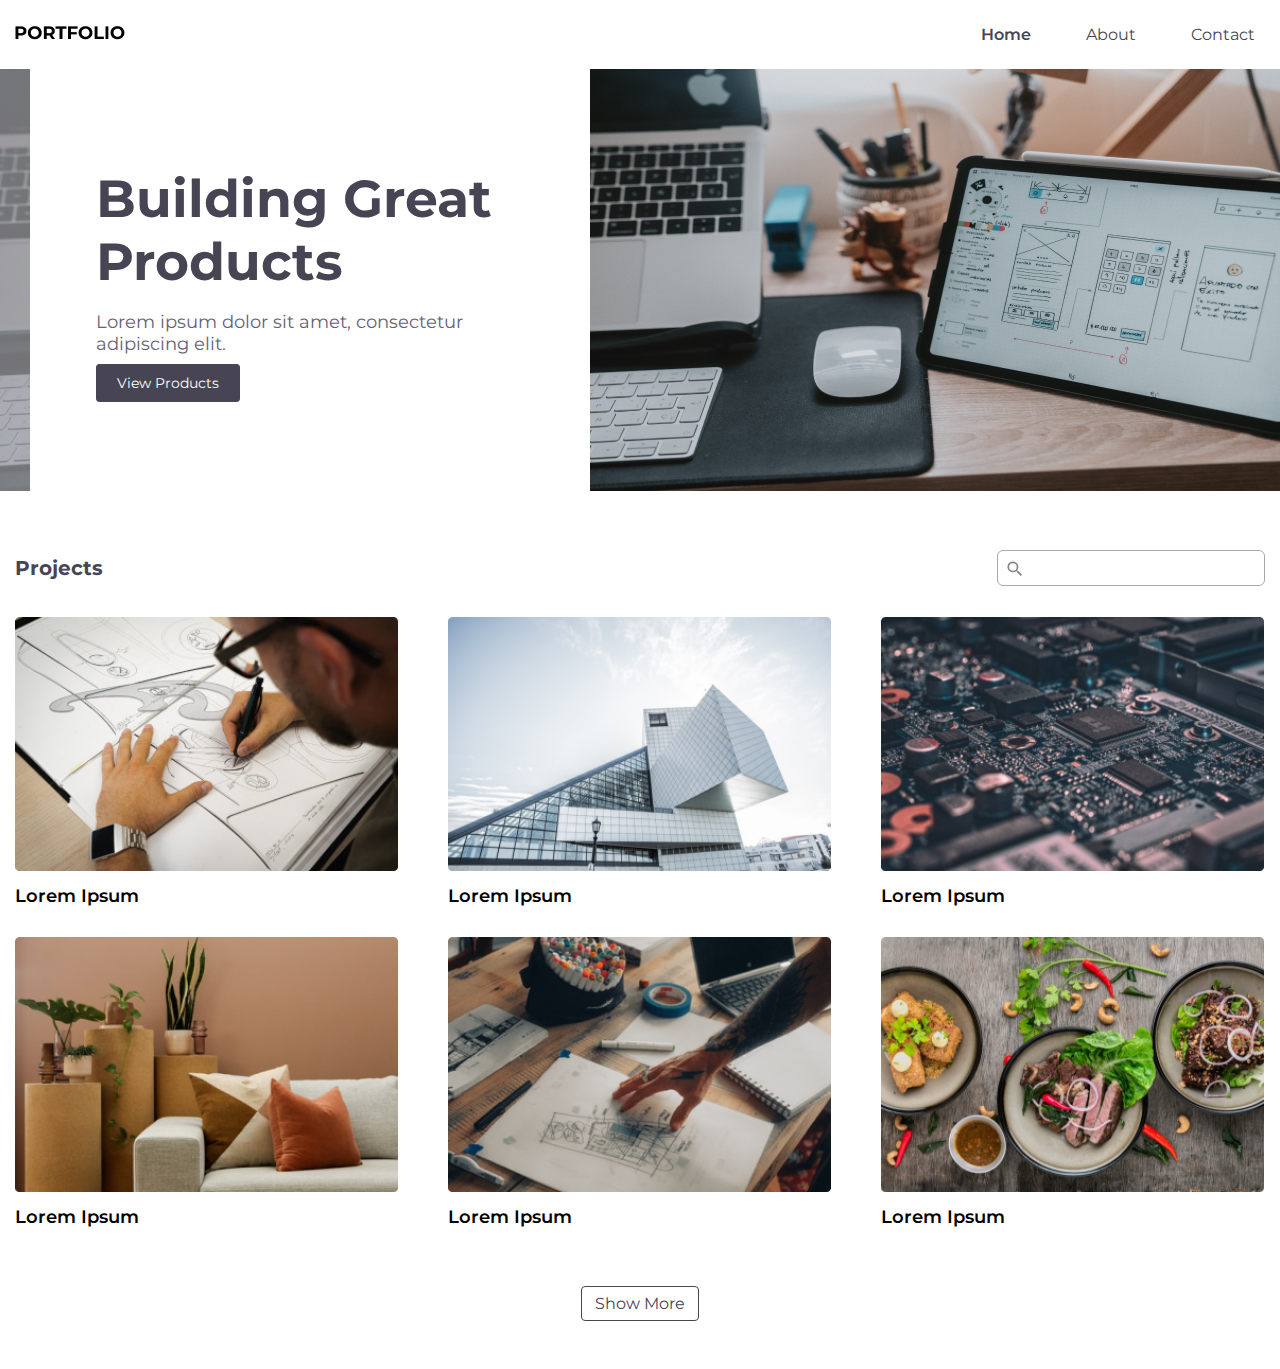
<file: html/index.html>
<!DOCTYPE html>
<html>
<head> 
    <title>Home</title>
    <meta charset="utf-8">
    <meta name="viewport" content="width=device-width, user-scalable=0, initial-scale=1.0">
<link rel="preconnect" href="https://fonts.googleapis.com">
<link rel="preconnect" href="https://fonts.gstatic.com" crossorigin>
<link href="https://fonts.googleapis.com/css2?family=Montserrat:ital,wght@0,100;0,200;0,300;0,400;0,500;0,600;0,700;0,800;0,900;1,100;1,200;1,300;1,400;1,500;1,600;1,700;1,800;1,900&display=swap" rel="stylesheet">
    <link rel="stylesheet" href="css/owl.carousel.min.css" type="text/css">
    <link rel="stylesheet" href="css/owl.theme.default.min.css" type="text/css">
    <link rel="stylesheet" href="css/style.css" type="text/css">
</head>
<body>

<!----------------------------header-section--------------------------------------------->
<header>
            <div class="container">
        <div class="nit-navtop">
               <div class="logo navbar-light">
                        <a href="index.html"><img class="ing-fluid" src="images/logo.png"> </a>
                         <button class="navbar-toggler" type="button" data-toggle="collapse" data-target="#collapsibleNavbar">
                        <span class="navbar-toggler-icon"></span>
                    </button>
                    </div>
                <div class="nit-sec-nav">
                       <div class="nit-navigation">
                       <div class="nit-close-btn">
                           <span class="nit-close">x</span>
                       </div>
                       <div class="menu-main-menu-container">
                           <ul>
                            <li class="current-menu-item" ><a href="index.html">Home</a></li>
                            <li><a href="#">About</a>
                            </li>
                            <li><a href="#">Contact</a></li>              
                        </ul>                                         
                       </div>
                        </div>
                    </div>
                </div>
        </div>
    </header>
<!----------------------------header-section-ends--------------------------------------------->
<!----------------------------slider-section--------------------------------------------->
    <section class="slider">
        <div class="owl-carousel slider-carousel owl-theme">
            <div class="item">
                <img class="img-fluid" src="images/slider.jpg">
                <div class="item-content text-top">
                    <div class="containers">
                        <div class="content-box">
                            <div class="description">
                       <h2>Building Great <span>Products </span></h2>
                       <p>Lorem ipsum dolor sit amet, consectetur adipiscing elit.</p>
                     <a href="#" class="btn" >View Products</a>
                        </div></div>
                    </div>
                </div>
            </div>
            
        </div>
    </section>
<!----------------------------slider-section-ends--------------------------------------------->

<!---------------------------project-section--------------------------------------------->
    <section class="project-section">
        <div class="container">
            <div class="d-flex justify-content-between align-items-center">
<h2>Projects</h2>
<div class="position-relative">
    <svg class="search-icon" xmlns="http://www.w3.org/2000/svg" width="20" height="20" viewBox="0 0 20 20"><path d="M13.417 12.167h-.658l-.233-.225a5.425 5.425 0 10-.583.583l.225.233v.658l4.167 4.158 1.242-1.242zm-5 0a3.75 3.75 0 113.75-3.75 3.745 3.745 0 01-3.75 3.75z" data-name="Path 135" transform="translate(-.5 -.5)" fill="#858585"></path><path d="M0 0h20v20H0z" data-name="Path 136" fill="none"></path></svg>
    <input autocomplete="on" type="text" class="search-box" placeholder="" name="dateFilter"></div>
</div>
<div class="flex">
    <div class="box">
        <div class="card">
            <figure><img src="images/project1.png" alt="project"></figure>
            <h4>Lorem Ipsum</h4>
        </div>
    </div>
      <div class="box">
        <div class="card">
            <figure><img src="images/project2.png" alt="project"></figure>
            <h4>Lorem Ipsum</h4>
        </div>
    </div>
      <div class="box">
        <div class="card">
            <figure><img src="images/project3.png" alt="project"></figure>
            <h4>Lorem Ipsum</h4>
        </div>
    </div>
      <div class="box">
        <div class="card">
            <figure><img src="images/project4.png" alt="project"></figure>
            <h4>Lorem Ipsum</h4>
        </div>
    </div>
      <div class="box">
        <div class="card">
            <figure><img src="images/project5.png" alt="project"></figure>
            <h4>Lorem Ipsum</h4>
        </div>
    </div>
      <div class="box">
        <div class="card">
            <figure><img src="images/project6.png" alt="project"></figure>
            <h4>Lorem Ipsum</h4>
        </div>
    </div>
        <a href="#" class="btn">Show More</a>
</div>
</div>
</section>
<!---------------------------projects-section-ends--------------------------------------------->


    <script src="js/jQuery_v3.4.1_min.js"></script>
    <script src="js/owl.carousel.min.js"></script>
    <script src="js/a076d05399.js"></script>
    <script src="js/tilt.jquery.min.js"></script>

    <script src="js/main.js"></script>
   
</body>

</html>
</file>
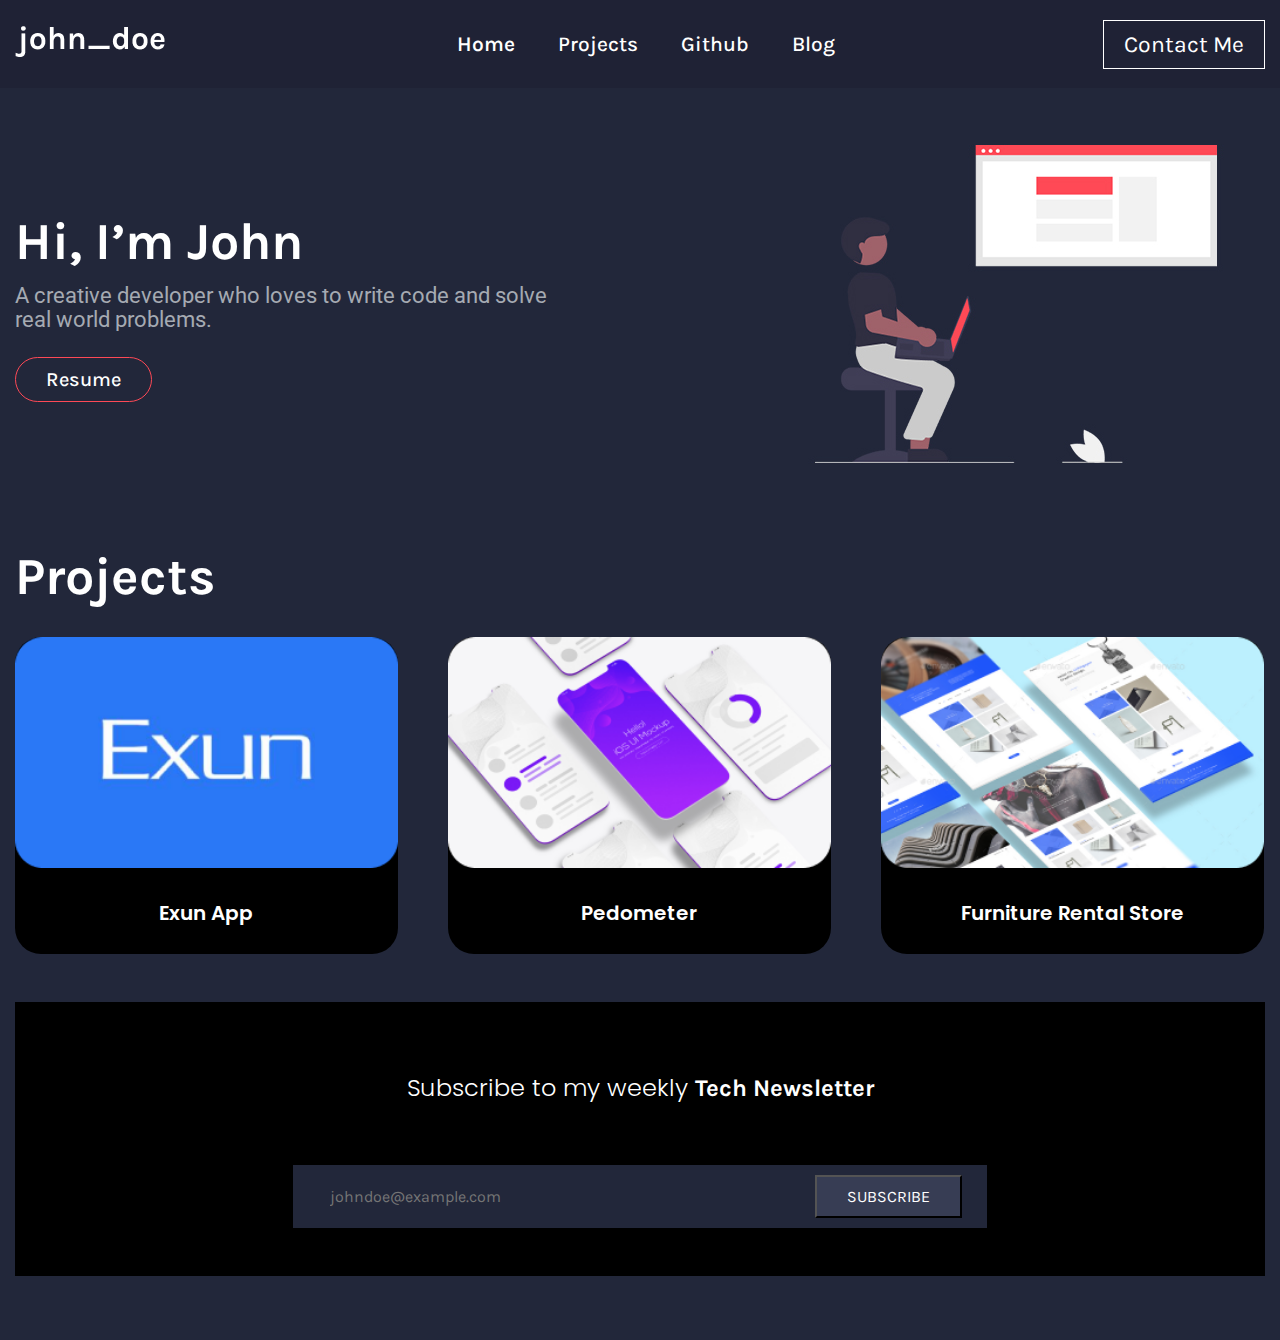
<file: html2/index.html>
<!DOCTYPE html>
<html>

<head> 
    <title>Home</title>
    <meta charset="utf-8">
    <meta name="viewport" content="width=device-width, user-scalable=0, initial-scale=1.0">
<link rel="preconnect" href="https://fonts.googleapis.com">
<link rel="preconnect" href="https://fonts.gstatic.com" crossorigin>
<link href="https://fonts.googleapis.com/css2?family=Karla:ital,wght@0,200;0,300;0,400;0,500;0,600;0,700;0,800;1,200;1,300;1,400;1,500;1,600;1,700;1,800&display=swap" rel="stylesheet">
<link rel="preconnect" href="https://fonts.googleapis.com">
<link rel="preconnect" href="https://fonts.gstatic.com" crossorigin>
<link href="https://fonts.googleapis.com/css2?family=Roboto:ital,wght@0,100;0,300;0,400;0,500;0,700;0,900;1,100;1,300;1,400;1,500;1,700;1,900&display=swap" rel="stylesheet">
<link rel="preconnect" href="https://fonts.googleapis.com">
<link rel="preconnect" href="https://fonts.gstatic.com" crossorigin>
<link href="https://fonts.googleapis.com/css2?family=Poppins:ital,wght@0,100;0,200;0,300;0,400;0,500;0,600;0,700;0,800;0,900;1,100;1,200;1,300;1,400;1,500;1,600;1,700;1,800;1,900&display=swap" rel="stylesheet">
    <link rel="stylesheet" href="css/style.css" type="text/css">


</head>

<body>

<!----------------------------header-section--------------------------------------------->
    <header>
            <div class="container">
        <div class="nit-navtop">
               <div class="logo navbar-light">
                        <a href="index.html"><img class="ing-fluid" src="images/logo.png"> </a>
                         <button class="navbar-toggler" type="button" data-toggle="collapse" data-target="#collapsibleNavbar">
                        <span class="navbar-toggler-icon"></span>
                    </button>
                    </div>
                <div class="nit-sec-nav">
                       <div class="nit-navigation">
                       <div class="nit-close-btn">
                           <span class="nit-close">x</span>
                       </div>
                       <div class="menu-main-menu-container">
                           <ul>
                            <li class="current-menu-item" ><a href="index.html">Home</a></li>
                            <li><a href="#">Projects</a>
                            </li>
                            <li><a href="#">Github</a></li>   
                            <li><a href="#">Blog</a></li>              
                        </ul>                                         
                       </div>
                        </div>
                    </div>
                      <div class="btn">
                        <a href="#">Contact Me</a>
                      </div>
                </div>
        </div>
    </header>
<!----------------------------header-section-ends--------------------------------------------->
<!----------------------------slider-section--------------------------------------------->

    <section class="slider">
        <div class="slider-carousel">
            <div class="item">
                <img class="img-fluid" src="images/slider.jpg">
                <div class="item-content text-top">
                    <div class="container">
                        <div class="content-box">
                            <div class="description">
                       <h2>Hi, I’m John</h2>
                       <p >A creative developer who loves to write code and solve real world problems.</p>
                     <a href="#" class="btn">Resume</a>
                        </div></div>
                    
                    </div>
                </div>

            </div>
        </div>
    </section>
<!----------------------------slider-section-ends--------------------------------------------->

<!---------------------------project-section--------------------------------------------->
    <section class="project-section">
        <div class="container">
<h2>Projects</h2>

<div class="flex">
    <div class="box">
        <div class="card">
            <figure><img src="images/project1.png" alt="project"></figure>
            <h4>Exun App</h4>
        </div>
    </div>
      <div class="box">
        <div class="card">
            <figure><img src="images/project2.png" alt="project"></figure>
            <h4>Pedometer</h4>
        </div>
    </div>
      <div class="box">
        <div class="card">
            <figure><img src="images/project3.png" alt="project"></figure>
            <h4>Furniture Rental Store</h4>
        </div>

</div>
</div>
</section>
<!---------------------------projects-section-ends--------------------------------------------->

<!---------------------------news-section-------------------------------------------->
    <section class="news-section">
        <div class="container">
            <div class="box">
                <h2>Subscribe to my weekly <b>Tech Newsletter</b></h2>
                <form>
                    <input type="text" name="" class="form-control" placeholder="johndoe@example.com">
                    <input type="button" name="" value="SUBSCRIBE" class="btn">

                </form>
            </div>
        </div>
    </section>
    <!---------------------------news-section-ends-------------------------------------------->

</body>

    <script src="js/jQuery_v3.4.1_min.js"></script>
    <script src="js/a076d05399.js"></script>
    <script src="js/tilt.jquery.min.js"></script>

    <script src="js/main.js"></script>
   
</body>

</html>
</file>
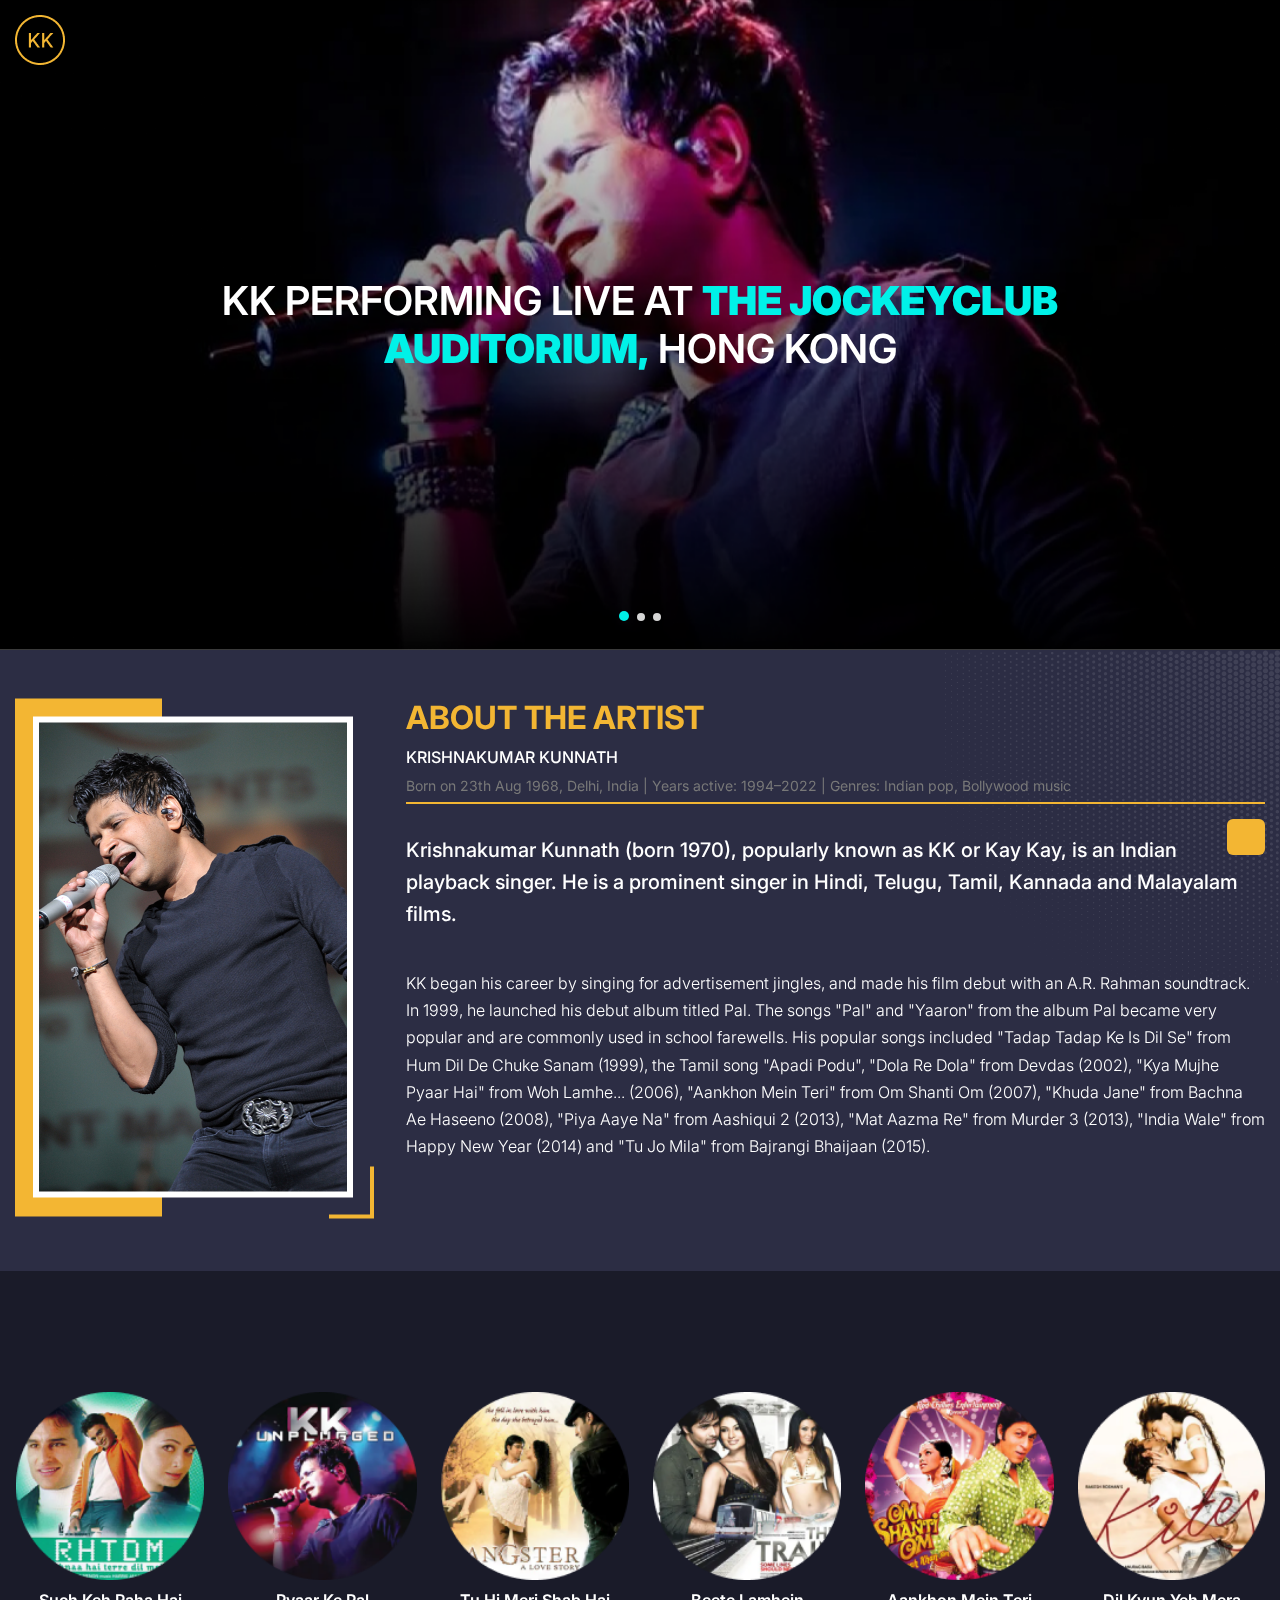
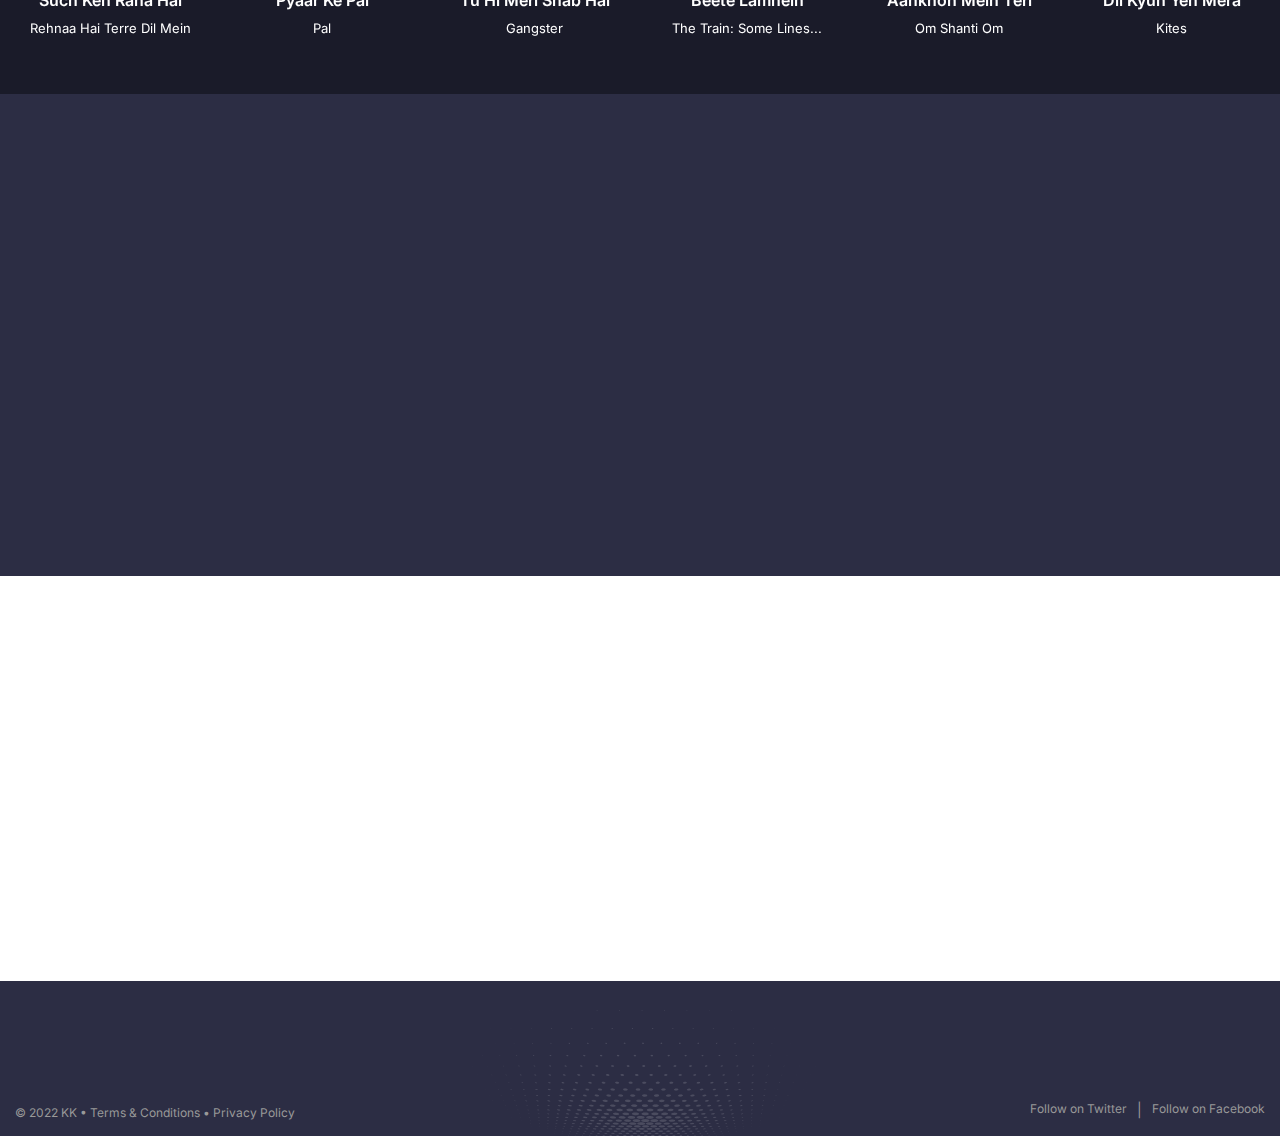
<file: html3/index.html>
<!DOCTYPE html>
<html>

<head> 
    <title>Home</title>
    <meta charset="utf-8">
    <meta name="viewport" content="width=device-width, user-scalable=0, initial-scale=1.0">
<link rel="preconnect" href="https://fonts.googleapis.com">
<link rel="preconnect" href="https://fonts.gstatic.com" crossorigin>
<link href="https://fonts.googleapis.com/css2?family=Inter:wght@100;200;300;400;500;600;700;800;900&display=swap" rel="stylesheet">
    <link rel="stylesheet" href="css/aos.css" type="text/css">
    <link rel="stylesheet" href="css/owl.carousel.min.css" type="text/css">
        <link rel="stylesheet" href="https://kit-free.fontawesome.com/releases/latest/css/free.min.css" media="all">
    <link rel="stylesheet" href="css/owl.theme.default.min.css" type="text/css">
    <link rel="stylesheet" href="css/style.css" type="text/css">


</head>

<body>

<!----------------------------header-section--------------------------------------------->
    <header>
            <div class="container">
        <div class="nit-navtop">
               <div class="logo navbar-light">
                        <a href="index.html"><img class="ing-fluid" src="images/logo.png"> </a>
                   
                    </div>
             
                </div>
        </div>
    </header>
<!----------------------------header-section-ends--------------------------------------------->
<!----------------------------slider-section--------------------------------------------->

    <section class="slider">
        <div class="owl-carousel slider-carousel owl-theme">
            <div class="item">
                <img class="img-fluid" src="images/slider.png">
                <div class="item-content text-top">
                    <div class="container">
                        <div class="content-box">
                            <div class="description">
                       <h2  data-aos="fade-down" data-aos-duration="1500" >KK performing live at <b>The JockeyClub</b> <span><b>Auditorium,</b> Hong Kong</span></h2>
            
                        </div></div>
                    </div>
                </div>
            </div>
             <div class="item">
                <img class="img-fluid" src="images/slider.png">
                <div class="item-content text-top">
                    <div class="container">
                        <div class="content-box">
                            <div class="description">
                       <h2  data-aos="fade-down" data-aos-duration="1500" >KK performing live at <b>The JockeyClub</b> <span><b>Auditorium,</b> Hong Kong</span></h2>
            
                        </div></div>
                    </div>
                </div>
            </div>
             <div class="item">
                <img class="img-fluid" src="images/slider.png">
                <div class="item-content text-top">
                    <div class="container">
                        <div class="content-box">
                            <div class="description">
                       <h2  data-aos="fade-down" data-aos-duration="1500" >KK performing live at <b>The JockeyClub</b> <span><b>Auditorium,</b> Hong Kong</span></h2>
            
                        </div></div>
                    </div>
                </div>
            </div>
        </div>
    </section>
<!----------------------------slider-section-ends--------------------------------------------->

<!---------------------------about-section--------------------------------------------->
    <section class="about-section">
        <div class="container">
            <div class="nit-flex ">
                <div class="images" data-aos="fade-right" data-aos-duration="1500" >
                    <figure><img src="images/about.png" alt="about"></figure>
                </div>
                  <div class="boxss" data-aos="fade-left" data-aos-duration="1500" >
                    <div class="text">
                        <h2>About the artist</h2>
                        <h5>Krishnakumar Kunnath</h5>
                        <h6>Born on 23th Aug 1968, Delhi, India | Years active: 1994–2022 | Genres: Indian pop, Bollywood music </h6>
                        <h4>Krishnakumar Kunnath (born 1970), popularly known as KK or Kay Kay, is an Indian playback singer. He is a prominent singer in Hindi, Telugu, Tamil, Kannada and Malayalam films.</h4>
                        <p>KK began his career by singing for advertisement jingles, and made his film debut with an A.R. Rahman soundtrack. In 1999, he launched his debut album titled Pal. The songs "Pal" and "Yaaron" from the album Pal became very popular and are commonly used in school farewells. His popular songs included "Tadap Tadap Ke Is Dil Se" from Hum Dil De Chuke Sanam (1999), the Tamil song "Apadi Podu", "Dola Re Dola" from Devdas (2002), "Kya Mujhe Pyaar Hai" from Woh Lamhe... (2006), "Aankhon Mein Teri" from Om Shanti Om (2007), "Khuda Jane" from Bachna Ae Haseeno (2008), "Piya Aaye Na" from Aashiqui 2 (2013), "Mat Aazma Re" from Murder 3 (2013), "India Wale" from Happy New Year (2014) and "Tu Jo Mila" from Bajrangi Bhaijaan (2015).</p>
                    </div>
                  </div>
            </div>
            
</div>
</section>
<!---------------------------about-section-ends--------------------------------------------->
<!--------------------------famous-section--------------------------------------------->
    <section class="famous-section text-center">
        <div class="container">
            <h2 data-aos="fade-up" data-aos-duration="1500">K.k. famous songs</h2>
             <div class="owl-carousel famous-carousel owl-theme">
            <div class="item">
                <figure><img src="images/famous1.png" alt="famous"></figure>
                <h3>Such Keh Raha Hai</h3>
                <h5>Rehnaa Hai Terre Dil Mein</h5>
            </div>
              <div class="item">
                <figure><img src="images/famous2.png" alt="famous"></figure>
                <h3>Pyaar Ke Pal</h3>
                <h5>Pal</h5>
            </div>
            <div class="item">
                <figure><img src="images/famous3.png" alt="famous"></figure>
                <h3>Tu Hi Meri Shab Hai</h3>
                <h5>Gangster</h5>
            </div>
            <div class="item">
                <figure><img src="images/famous4.png" alt="famous"></figure>
                <h3>Beete Lamhein</h3>
                <h5>The Train: Some Lines...</h5>
            </div>
              <div class="item">
                <figure><img src="images/famous5.png" alt="famous"></figure>
                <h3>Aankhon Mein Teri</h3>
                <h5>Om Shanti Om</h5>
            </div>
              <div class="item">
                <figure><img src="images/famous6.png" alt="famous"></figure>
                <h3>Dil Kyun Yeh Mera</h3>
                <h5>Kites</h5>
            </div>
            <div class="item">
                <figure><img src="images/famous1.png" alt="famous"></figure>
                <h3>Such Keh Raha Hai</h3>
                <h5>Rehnaa Hai Terre Dil Mein</h5>
            </div>
              <div class="item">
                <figure><img src="images/famous2.png" alt="famous"></figure>
                <h3>Pyaar Ke Pal</h3>
                <h5>Pal</h5>
            </div>
            <div class="item">
                <figure><img src="images/famous3.png" alt="famous"></figure>
                <h3>Tu Hi Meri Shab Hai</h3>
                <h5>Gangster</h5>
            </div>
            <div class="item">
                <figure><img src="images/famous4.png" alt="famous"></figure>
                <h3>Beete Lamhein</h3>
                <h5>The Train: Some Lines...</h5>
            </div>
              <div class="item">
                <figure><img src="images/famous5.png" alt="famous"></figure>
                <h3>Aankhon Mein Teri</h3>
                <h5>Om Shanti Om</h5>
            </div>
              <div class="item">
                <figure><img src="images/famous6.png" alt="famous"></figure>
                <h3>Dil Kyun Yeh Mera</h3>
                <h5>Kites</h5>
            </div>
        </div>
        </div>
    </section>
<!--------------------------famous-section-ends--------------------------------------------->
<!--------------------------tribute-section--------------------------------------------->
    <section class="tribute-section">
        <div class="container">
            <div class="nit-flex">
                <div class="col-5" data-aos="fade-right" data-aos-duration="1500">
                    <div class="text">
            <h2>A TRIBUTE to KK</h2>
            <p>"Music has been part of my entire life. It's in my DNA."</p>
            <a href="#" class="btn">Play Music <img src="images/play.png" alt="playback"></a>
        </div></div>
        <div class="col-7" data-aos="fade-left" data-aos-duration="1500">
            <div class="box">
            <iframe src="https://www.youtube.com/embed/5HwHFuVdJB8" title="YouTube video player" frameborder="0" allow="accelerometer; autoplay; clipboard-write; encrypted-media; gyroscope; picture-in-picture" allowfullscreen></iframe>
            

        </div></div>
        </div>  </div>
    </section>
<!--------------------------tribute-section-ends--------------------------------------------->
<!--------------------------touch-section--------------------------------------------->
    <section class="touch-section">
            <div class="d-flex">
                <div class="image" data-aos="fade-left" data-aos-duration="1500">
                    <figure><img src="images/get.png" alt="get"></figure>
                </div>
                <div class="text" data-aos="fade-right" data-aos-duration="1500"> 
                        <h2>Get in touch with us</h2>
                        <p>Send us a message to help in conducting an event tributed to him.</p>
                        <form>
                            <div class="form-group">
                                <input type="text" name="" placeholder="Name" class="form-control">
                            </div>
                             <div class="form-group">
                                <input type="text" name="" placeholder="Enter your email address" class="form-control">
                            </div>
                                <input type="button" name="" class="btn" value="Submit">
                        </form>
                    </div>
                </div>
    </section>
<footer class="footer">
    <div class="container">
        <div class="d-flex justify-content-between align-items-center">
            <p>© 2022 KK • Terms & Conditions • Privacy Policy</p>
            <div class="link">
                <ul><li><a href="#">Follow on Twitter</a></li><li><a href="#">Follow on Facebook</a></li></ul>
            </div>

    </div>
</footer>
<!--------------------------tribute-section--------------------------------------------->

<a id="return-to-top" style="display: inline;">
  <h4><i class="fa fa-chevron-up" aria-hidden="true"></i></h4>
</a>
</body>

    <script src="js/jQuery_v3.4.1_min.js"></script>
    <script src="js/owl.carousel.min.js"></script>
    <script src="js/aos.js"></script>
    <script src="js/a076d05399.js"></script>
    <script src="js/tilt.jquery.min.js"></script>

    <script src="js/main.js"></script>
   
</body>

</html>
</file>
<file: html/css/style.css>
html {scroll-behavior: smooth; }
body {padding: 0;margin: 0;font-family: 'Montserrat', sans-serif;}
* {font-family: 'Montserrat', sans-serif; -webkit-transition: .3s ease;transition: .3s ease;box-sizing: border-box; }

ul, li, ol {padding: 0;margin: 0;list-style: none; }

.nit-close, nav.nit-nav #menu-header-menu li:first-child {display: none; }
footer, section {
  overflow: hidden; }
.container section {overflow: visible; }
img {
  -webkit-transition: .5s ease;
  transition: .5s ease; }
  img:hover {
    -webkit-transform: scale(1.1);
            transform: scale(1.1); }

iframe{height: 300px;}
a, a:hover {
  text-decoration: none; }

a {
  color: #37c5f2; }



.nit-row, .nit-flex {
  display: -webkit-box;
  display: -ms-flexbox;
  display: flex; }

.nit-flex.flex-wrap {
  -ms-flex-wrap: wrap;
      flex-wrap: wrap; }

.nit-grid {
  display: grid;
  grid-template-columns: 40% 60%;
  grid-gap: 40px; }

.navbar-toggler {
  display: none; }

.nit-container {
  width: 1200px; }

header.fixed-header {
  position: fixed;
  width: 100%;
  left: 0;
  top: 0;
  margin: auto;
  background: #fff;
  z-index: 99;
    box-shadow: 0 10px 10px -10px rgb(0 0 0 / 35%);}
header{
    width: 100%;
       padding: 1.2em 0;
background: #fff;  }
.container {
    width: 100%;
    padding-right: 15px;
    padding-left: 15px;
    margin-right: auto;
    margin-left: auto;
}
@media (min-width: 1300px) {
  .container {
    max-width: 1200px; } }
.nit-navtop {
  display: -webkit-box;
  display: -ms-flexbox;
  display: flex;
  -webkit-box-align: center;
      -ms-flex-align: center;
          align-items: center;
  -webkit-box-pack: justify;
      -ms-flex-pack: justify;
          justify-content: space-between;    padding: 6px 0; }
  .nit-navtop .logo img {
    -webkit-transform: none;
            transform: none; }
  .nit-navtop .nit-sec-nav {
    display: -webkit-box;
    display: -ms-flexbox;
    display: flex;
    -webkit-box-align: end;
        -ms-flex-align: end;
            align-items: flex-end;
    -webkit-box-pack: end;
        -ms-flex-pack: end;
            justify-content: flex-end;
    -webkit-box-orient: vertical;
    -webkit-box-direction: normal;
        -ms-flex-direction: column;
            flex-direction: column;
 }

    .nit-navtop .nit-sec-nav .nit-navigation ul {
      display: -webkit-box;
      display: -ms-flexbox;
      display: flex;
      -webkit-box-align: center;
          -ms-flex-align: center;
              align-items: center;
      }
.nit-navtop .nit-sec-nav .nit-navigation ul li {
        margin-left:35px; }

.nit-navtop .nit-sec-nav .nit-navigation ul li.menu-item-has-children::after {
    content: "";
    background: url(../images/arrow.png);
    position: absolute;
    right: -15%;
    top: 38%;
    right: 0px;
    width: 8px;
    height: 7px;
}
.nit-navtop .nit-sec-nav .nit-navigation ul li:hover a, .nit-navtop .nit-sec-nav .nit-navigation ul li.current-menu-item a {
          color: #474554; font-weight: 600; }
    
.nit-navtop .nit-sec-nav .nit-navigation ul li a {
    font-size: 16px;
    font-weight: 400;
    color: #474554;
    padding: 0px 10px;
}



.slider{
  position: relative; }
  .slider-carousel img, .banner img {
    -webkit-transform: none;
            transform: none; }
.slider img{height:422px;object-fit:cover;}


.slider .item-content, .banner .item-content {
    position: absolute;
    top: 0;
    left: 0;
    width: 100%;
    height: 100%;
    background-color: rgba(36,44,50,0.749);
    background-color: transparent;
  }
  .slider .item-content .containers{
    height: 100%;padding-left: 3em;
}
.slider .item-content .content-box{
    display: -webkit-box;
    display: -ms-flexbox;
    display: flex;
    height: 100%;
    -webkit-box-align: center;
    -ms-flex-align: center;
    align-items: center;
    max-width: 44%;
    background: #fff;
    padding: 3em 3em;
}
.position-relative {
    position: relative!important;
}
.d-flex {
    display: -ms-flexbox!important;
    display: flex!important;
}
.align-items-center {
    -ms-flex-align: center!important;
    align-items: center!important;
}
.justify-content-between {
    -ms-flex-pack: justify!important;
    justify-content: space-between!important;
}
 .slider-carousel .item-content .content-box p{font-size:18px;font-weight:400;margin-bottom:1em;color: #646176;}

 .slider-carousel .item-content .content-box h2{    margin-top: 0px;font-size:52px;    color:#474554;
    font-weight: 700;
    margin-bottom:0em;
    line-height: 1.2;
}
 .slider-carousel .item-content .content-box h2 span{display: block;}

.slider-carousel .item-content .content-box .btn{
    background:#474554;
    color: #fff;
    font-size: 14px;
    padding: 9px 20px;
    font-weight: 400;
    border-radius: 4px;
    border: 1px solid #474554;
}
.slider-carousel .item-content .content-box .btn:hover {
    -webkit-transition: .5s ease-in-out;
    transition: .5s ease-in-out;
    background-color: white;
    -webkit-box-shadow: 0 0 9px 0px #31a0b8;
    box-shadow: 0 0 9px 0px #31a0b8;color: #000;
}
/*------------------------------------project-section----------------------------------------------*/
.project-section{padding:3em 0;}
.project-section h2{font-size:20px;color:#474554;font-weight: 700;}
.project-section .search-icon {
    position: absolute;
    left: 8px;
    top: 9px;
}
.project-section .search-box {
    border-radius: 6px;
    border: solid 1px #A8A8A8;
    background-color: #f5f5f5;
    color: #333333;
        width: 268px;
    font-size: 14px;background: transparent;
    line-height: 16px;
    height: 36px;
    padding: 5px 15px 5px 32px;
}

.project-section .flex {
    display: -webkit-box;
    display: -ms-flexbox;
    display: flex;
    margin: 0px -25px;
    flex-wrap: wrap;
}

.project-section .flex .box{    -webkit-box-flex: 0;
    -ms-flex: 0 0 calc(33.3% - 50px);
    flex: 0 0 calc(33.3% - 50px);
    margin: 0px 25px;
}
.project-section .card{border: none;margin-top: 20px;}
.project-section .card figure{overflow: hidden;border-radius: 4px;margin:0px;}
.project-section .card figure img{width:100%;}
.project-section .card h4{font-size:18px;color:#000;font-weight:600;margin-top: 10px;margin-bottom:10px;}
.project-section .btn {
    background: transparent;
    color: #474554;
    font-size: 16px;
    font-weight: 400;
    padding: 7px 13px;
    border-radius: 4px;
    border: 1px solid #474554;
    margin: auto;
    width: fit-content;
    display: block;
    margin-top: 3em;
}
.project-section .btn:hover {
    -webkit-transition: .5s ease-in-out;
    transition: .5s ease-in-out;
    background-color: white;
    -webkit-box-shadow: 0 0 9px 0px #31a0b8;
    box-shadow: 0 0 9px 0px #31a0b8;
    color: #000;
}


/* RESPONSIVE */
@media screen and (max-width: 767px) {
  }

@media (max-width: 1299px) {

}
@media (max-width: 1024px) {
    .nit-navtop .logo.navbar-light {
    -webkit-box-ordinal-group: 2;
    -ms-flex-order: 1;
    order: 1;
    width: 100%;    align-items: center;
    display: -webkit-box;
    display: -ms-flexbox;
    display: flex;
    -webkit-box-pack: justify;
    -ms-flex-pack: justify;
    justify-content: space-between;
}
.nit-close-btn {
    text-align: right;
    margin-top: 1em;
    border-bottom: 1px solid #000;
    width: 100%;
    padding-bottom: 1em;
}
.nit-close {
    font-weight: bold;
    font-family: verdana;
    font-size: 25px;
    line-height: 1.5;
    padding: 0px 15px;
    border: 2px solid #dddd;
    text-align: center;
    display: inline-flex;
    align-self: center;
    border-radius: 5px;
    padding: 0px 10px;
}
.nit-close {
    color: #fff;
    margin-right: 20px;
}
.nit-navigation ul {
    display: -webkit-box;
    display: -ms-flexbox;
    display: flex;
    -webkit-box-orient: vertical;
    -webkit-box-direction: normal;
    -ms-flex-direction: column;
    flex-direction: column;
    -webkit-box-align: center;
    -ms-flex-align: center;
    align-items: center;
}
.nit-navtop .nit-sec-nav .nit-navigation ul li {
    margin-left: 0;
    width: 100%;
    padding: 10px 1em;
    border-bottom: 1px solid #ddd;
}
.nit-navtop .nit-sec-nav .nit-navigation ul li a {
    color: #ddd;
    padding: 0px;
}
.nit-navtop .nit-sec-nav .nit-navigation ul li:hover a, .nit-navtop .nit-sec-nav .nit-navigation ul li.current-menu-item a {
   color:#fbfbfb;
    font-weight: 600;
}
.navbar-toggler {
    height: -webkit-fit-content;
    height: -moz-fit-content;
    height: fit-content;
    -ms-flex-item-align: center;
    align-self: center;
    display: block;
    margin: 0px;
}
.nit-navigation {
    position: fixed;
    top: 0;
    right: -85%;
    z-index: 999;
    height: 100%;
    background-color: #2c2c2c;
    border-left: 1px solid #2c2c2c;
    -webkit-transition: .6s ease;
    transition: .6s ease;
    width: 260px;
}
header {
    padding: 0.2em 0;
}
}
@media (max-width: 991px) {

 }
@media (max-width: 600px) {
.d-flex {
    display: -ms-flexbox!important;
    display: block!important;
}
.slider img {
    height: 236px;
    object-fit: cover;
}
.project-section{padding:1em 0;
 }
 .slider-carousel .item-content .content-box h2{font-size: 24px;}
 .slider-carousel .item-content .content-box p {
    font-size: 14px;

}
.project-section .card {
    margin-top: 11px;
}
.project-section .search-box {
    width: 100%;

}
.project-section .card figure{    margin: 0 0 0.6rem;}
.slider .item-content .content-box {
    max-width: 58%;
    padding: 1em 0.7em;
}
.project-section .btn {
    font-size: 14px;
    margin-top: 1em;
}
.slider .item-content .containers {
    padding-left: 0em;
}
.project-section .col-lg-4.col-md-6 {
    padding: 0px 15px;
}
}

@media (max-width: 350px) {
  }
</file>
<file: html2/css/style.css>
html {scroll-behavior: smooth; }
body {padding: 0;margin: 0;font-family: 'Karla', sans-serif;background:#22273A;}
* {font-family: 'Karla', sans-serif; -webkit-transition: .3s ease;transition: .3s ease;    box-sizing: border-box; }
p {
    margin-top: 0;
}
ul, li, ol {padding: 0;margin: 0;list-style: none; }

.nit-close, nav.nit-nav #menu-header-menu li:first-child {display: none; }
footer, section {
  overflow: hidden; }
.container section {overflow: visible; }
img {
  -webkit-transition: .5s ease;
  transition: .5s ease; }
  img:hover {
    -webkit-transform: scale(1.1);
            transform: scale(1.1); }

iframe{height: 300px;}
a, a:hover {
  text-decoration: none; }

a {
  color: #37c5f2; }


.nit-row, .nit-flex {
  display: -webkit-box;
  display: -ms-flexbox;
  display: flex; }
.container {
    width: 100%;
    padding-right: 15px;
    padding-left: 15px;
    margin-right: auto;
    margin-left: auto;
}
.nit-flex.flex-wrap {
  -ms-flex-wrap: wrap;
      flex-wrap: wrap; }

.nit-grid {
  display: grid;
  grid-template-columns: 40% 60%;
  grid-gap: 40px; }

.navbar-toggler {
  display: none; }

.nit-container {
  width: 1200px; }

header.fixed-header {
  position: fixed;
  width: 100%;
  left: 0;
  top: 0;
  margin: auto;
background: #1F2235;  z-index: 99;
    box-shadow: 0 10px 10px -10px rgb(0 0 0 / 35%);}
header{
    width: 100%;
       padding: 1em 0;
background: #1F2235;  }
@media (min-width: 1300px) {
  .container {
    max-width: 1200px; } }
.nit-navtop {
  display: -webkit-box;
  display: -ms-flexbox;
  display: flex;
  -webkit-box-align: center;
      -ms-flex-align: center;
          align-items: center;
  -webkit-box-pack: justify;
      -ms-flex-pack: justify;
          justify-content: space-between;    padding: 10px 0; }
  .nit-navtop .logo img {
    -webkit-transform: none;
            transform: none; }
  .nit-navtop .nit-sec-nav {
    display: -webkit-box;
    display: -ms-flexbox;
    display: flex;
    -webkit-box-align: end;
        -ms-flex-align: end;
            align-items: flex-end;
    -webkit-box-pack: end;
        -ms-flex-pack: end;
            justify-content: flex-end;
    -webkit-box-orient: vertical;
    -webkit-box-direction: normal;
        -ms-flex-direction: column;
            flex-direction: column;
 }

    .nit-navtop .nit-sec-nav .nit-navigation ul {
      display: -webkit-box;
      display: -ms-flexbox;
      display: flex;
      -webkit-box-align: center;
          -ms-flex-align: center;
              align-items: center;
      }
.nit-navtop .nit-sec-nav .nit-navigation ul li {
        margin-left:23px; }

.nit-navtop .nit-sec-nav .nit-navigation ul li.menu-item-has-children::after {
    content: "";
    background: url(../images/arrow.png);
    position: absolute;
    right: -15%;
    top: 38%;
    right: 0px;
    width: 8px;
    height: 7px;
}
.nit-navtop .nit-sec-nav .nit-navigation ul li:hover a, .nit-navtop .nit-sec-nav .nit-navigation ul li.current-menu-item a {
          color: #fff; font-weight: 600; }
    
.nit-navtop .nit-sec-nav .nit-navigation ul li a {
    font-size: 21px;
    font-weight: 500;
    color: #fff;
    padding: 0px 10px;
}

.nit-navtop .btn a {
    font-size: 23px;
    color: #fff;
    border: 1px solid #fff;
    padding: 10px 20px;
}
.nit-navtop .btn a:hover{background:#fff;color: #000;}
.slider{
  position: relative; }
  .slider-carousel img, .banner img {
    -webkit-transform: none;
            transform: none; }
.slider img{height:422px;object-fit:cover;}


.slider .item-content, .banner .item-content {
    position: absolute;
    top: 0;
    left: 0;
    width: 100%;
    height: 100%;
    background-color: rgba(36,44,50,0.749);
    background-color: transparent;
  }
  .slider .item-content .container{
    height: 100%;
}
.slider .item-content .content-box{
    display: -webkit-box;
    display: -ms-flexbox;
    display: flex;
    height: 100%;
    -webkit-box-align: center;
    -ms-flex-align: center;
    align-items: center;
    max-width: 44%;
 
}

 .slider-carousel .item-content .content-box p{font-family: 'Roboto', sans-serif;font-size:22px;font-weight:400;margin-bottom:1.6em;color:#A5AAB2;line-height:1.1;}

 .slider-carousel .item-content .content-box h2{font-size:52px;    color:#fff;
    font-weight: 700;
    margin-bottom:0.2em;
    line-height: 1.2;margin-top: 0px;
}

.slider-carousel .item-content .content-box .btn{
    background:transparent;
    color: #fff;
    font-size: 20px;
    padding:10px 30px;
    font-weight: 500;
    border-radius: 30px;
    border: 1px solid #FE4956;
}
.slider-carousel .item-content .content-box .btn:hover {
    -webkit-transition: .5s ease-in-out;
    transition: .5s ease-in-out;
    background-color: white;
    -webkit-box-shadow: 0 0 9px 0px #31a0b8;
    box-shadow: 0 0 9px 0px #31a0b8;color: #000;
}
/*------------------------------------project-section----------------------------------------------*/
.project-section{padding:2em 0 3em;}
.project-section h2{font-size:52px;color:#fff;font-weight: 700;margin: 0px 0px 10px;}


.project-section .flex {
    display: -webkit-box;
    display: -ms-flexbox;
    display: flex;
    margin: 0px -25px;
    flex-wrap: wrap;
}

.project-section .flex .box{    -webkit-box-flex: 0;
    -ms-flex: 0 0 calc(33.3% - 50px);
    flex: 0 0 calc(33.3% - 50px);
    margin: 0px 25px;
}
.project-section .card{border: none;margin-top: 20px;background:#000;    border-radius: 26px;}
.project-section .card figure{overflow: hidden;border-radius: 4px;margin:0px;}
.project-section .card figure img{width:100%;}
.project-section .card h4 {
    font-size: 20px;
    text-align: center;
    color: #fff;
    font-weight: 600;
    font-family: 'Poppins', sans-serif;
    padding: 26px;margin: 0px;
}


.news-section{padding-bottom:4em;}
.news-section .box{background:#000;padding:3em 1em;}
.news-section .box h2{  font-size: 24px;
    color: #fff;
    font-weight:300;
    text-align: center;margin-bottom:2.5em;
    font-family: 'Poppins', sans-serif;
   }
   .news-section .box h2 b{  font-weight: 700;}
.news-section .box form {
    padding: 10px 25px;
    background: #22273A;
    display: flex;
    font-family: 'Poppins', sans-serif;
    align-items: center;
    width: 57%;
    margin: auto;
}
    .news-section .box form .form-control{font-size:16px;color:#fff;background: transparent;border:none; }
.form-control {
    display: block;
    width: 100%;
    height: calc(1.5em + 0.75rem + 2px);
    padding: 0.375rem 0.75rem;
    font-weight: 400;
    line-height: 1.5;
    color: #495057;
    border-radius: 0.25rem;
    transition: border-color .15s ease-in-out,box-shadow .15s ease-in-out;
}
.news-section .box .btn {
    font-size: 16px;
    color: #fff;
    background: #373D54;
    font-weight: 400;
    border-radius: 0px;
    padding: 10px 30px;
}
/* RESPONSIVE */
@media screen and (max-width: 767px) {
  }

@media (max-width: 1299px) {

}
@media (max-width: 1024px) {
    .nit-navtop .logo.navbar-light {
    -webkit-box-ordinal-group: 2;
    -ms-flex-order: 1;
    order: 1;
    width: 100%;    align-items: center;
    display: -webkit-box;
    display: -ms-flexbox;
    display: flex;
    -webkit-box-pack: justify;
    -ms-flex-pack: justify;
    justify-content: space-between;
}
.nit-close-btn {
    text-align: right;
    margin-top: 1em;
    border-bottom: 1px solid #000;
    width: 100%;
    padding-bottom: 1em;
}
.nit-close {
    font-weight: bold;
    font-family: verdana;
    font-size: 25px;
    line-height: 1.5;
    padding: 0px 15px;
    border: 2px solid #dddd;
    text-align: center;
    display: inline-flex;
    align-self: center;
    border-radius: 5px;
    padding: 0px 10px;
}
.nit-close {
    color: #fff;
    margin-right: 20px;
}
.nit-navigation ul {
    display: -webkit-box;
    display: -ms-flexbox;
    display: flex;
    -webkit-box-orient: vertical;
    -webkit-box-direction: normal;
    -ms-flex-direction: column;
    flex-direction: column;
    -webkit-box-align: center;
    -ms-flex-align: center;
    align-items: center;
}
.nit-navtop .nit-sec-nav .nit-navigation ul li {
    margin-left: 0;
    width: 100%;
    padding: 10px 1em;
    border-bottom: 1px solid #ddd;
}
.nit-navtop .nit-sec-nav .nit-navigation ul li a {
    color: #ddd;
    padding: 0px;
}
.nit-navtop .nit-sec-nav .nit-navigation ul li:hover a, .nit-navtop .nit-sec-nav .nit-navigation ul li.current-menu-item a {
   color:#fbfbfb;
    font-weight: 600;
}
.navbar-toggler {
    height: -webkit-fit-content;
    height: -moz-fit-content;
    height: fit-content;
    -ms-flex-item-align: center;
    align-self: center;
    display: block;
    margin: 0px;
}
.nit-navigation {
    position: fixed;
    top: 0;
    right: -85%;
    z-index: 999;
    height: 100%;
    background-color: #2c2c2c;
    border-left: 1px solid #2c2c2c;
    -webkit-transition: .6s ease;
    transition: .6s ease;
    width: 260px;
}
header {
    padding: 0.2em 0;
    background:#fff;
}
.nit-navtop .logo img {
    filter: brightness(000);
}
}
@media (max-width: 991px) {

 }
@media (max-width: 600px) {
.d-flex {
    display: -ms-flexbox!important;
    display: block!important;
}
.slider img {
    height: 236px;
    object-fit: cover;
}
.project-section{padding:1em 0;
 }
 .slider-carousel .item-content .content-box h2{font-size: 24px;}
 .slider-carousel .item-content .content-box p {
    font-size: 14px;

}
.project-section .card {
    margin-top: 11px;
}
.project-section .search-box {
    width: 100%;

}
.project-section .card figure{    margin: 0 0 0.6rem;}
.slider .item-content .content-box {
    max-width: 58%;
    padding: 1em 0.7em;
}
.project-section .btn {
    font-size: 14px;
    margin-top: 1em;
}
.slider .item-content .containers {
    padding-left: 0em;
}
.project-section .col-lg-4.col-md-6 {
    padding: 0px 15px;
}
.news-section .box form{width:100%;display: block;padding: 10px 10px;}
.news-section .box h2{margin-bottom: 1em;}
.nit-navtop .btn a {
    display: none;
}

.project-section h2{font-size:30px;}
}

@media (max-width: 350px) {
  }
</file>
<file: html3/css/style.css>
html {scroll-behavior: smooth; }
body {padding: 0;margin: 0;font-family: 'Inter', sans-serif;}
* {font-family: 'Inter', sans-serif;-webkit-transition: .3s ease;transition: .3s ease;    box-sizing: border-box; }
.container {
    width: 100%;
    padding-right: 15px;
    padding-left: 15px;
    margin-right: auto;
    margin-left: auto;
}
ul, li, ol {padding: 0;margin: 0;list-style: none; }

.nit-close, nav.nit-nav #menu-header-menu li:first-child {display: none; }
footer, section {
  overflow: hidden; }
.container section {overflow: visible; }
img {
  -webkit-transition: .5s ease;
  transition: .5s ease; }
  img:hover {
    -webkit-transform: scale(1.1);
            transform: scale(1.1); }

iframe{height: 300px;}
a, a:hover {
  text-decoration: none; }

a {
  color: #37c5f2; }


.fal, .far, .fad {
  font-family: "Font Awesome 5 Free" !important;    font-weight: 600!important; }

.fas {
  font-family: "Font Awesome 5 Pro" !important; }

.fab {
  font-family: "Font Awesome 5 Brands" !important; }

.nit-row, .nit-flex {
  display: -webkit-box;
  display: -ms-flexbox;
  display: flex; }

.nit-flex.flex-wrap {
  -ms-flex-wrap: wrap;
      flex-wrap: wrap; }

.nit-grid {
  display: grid;
  grid-template-columns: 40% 60%;
  grid-gap: 40px; }


.nit-container {
  width: 1200px; }


header{
    width: 100%;
    padding:15px 0;
    width: 100%;
    position: absolute;
    content: "";
    z-index: 999;
    top: auto;
    left: 0;
    right: 0;
    margin: auto;
  }
@media (min-width: 1300px) {
  .container {
    max-width: 1200px; } }

.slider{
  position: relative; }
  .slider-carousel img, .banner img {
    -webkit-transform: none;
            transform: none; }
.slider img{height:650px;object-fit:cover;}
.slider .owl-dots {
    position: absolute;
    bottom: 20px;
    left: 0px;
    right: 0px;
}
.slider .owl-theme .owl-dots .owl-dot span{width: 8px;
    height: 8px;    margin: 5px 4px;}
.slider .owl-theme .owl-dots .owl-dot.active span, .slider .owl-theme .owl-dots .owl-dot:hover span{    width: 10px;
    height: 10px;background: #00F1E8;}
.slider .item-content, .banner .item-content {
    position: absolute;
    top: 0;
    left: 0;
    width: 100%;
    height: 100%;
    background-color: rgba(36,44,50,0.749);
    background-color: transparent;
  }
  .slider .item-content .container{
    height: 100%;
}
.slider .item-content .content-box{
    display: -webkit-box;
    display: -ms-flexbox;
    display: flex;
    height: 100%;
    -webkit-box-align: center;
    -ms-flex-align: center;
    align-items: center;
    text-align: center;    justify-content: center;
    max-width: 100%;

}


 .slider-carousel .item-content .content-box h2{font-size:40px;    color:#fff;
    font-weight: 600;
    text-transform: uppercase;
    line-height: 1.2;margin: 0px;
}
 .slider-carousel .item-content .content-box h2 b{color: #00F1E8;}
 .slider-carousel .item-content .content-box h2 span{display: block;}

/*------------------------------------project-section----------------------------------------------*/
.about-section{padding:3em 0;background:#2C2D44;position:relative;}
.about-section:before{position:absolute;content:"";background:url(../images/aboutback.png);right: 0px;top:0px;width:335px;height:333px;}
.about-section .text{padding-left: 2em;}
.about-section figure{overflow: hidden;margin: 0px;}
.about-section h2, .famous-section h2, .tribute-section h2{font-size:32px;color:#F3B633;font-weight: 700;text-transform: uppercase;margin-top: 0px;margin-bottom: 10px;}
.about-section h5{font-size:16px;color:#fff;font-weight:500;text-transform: uppercase;margin-top: 0px;margin-bottom: 10px;}
.about-section h6{font-size:14px;color:#787878;font-weight:400;position: relative;margin-bottom: 10px;margin-top: 0px;}
.about-section h6:before{position:absolute;content:"";background:#F3B633 ;width:100%;height:2px;bottom:-10px;}
.about-section h4{font-size:20px;color:#fff;font-weight:500;margin-top: 2em;margin-bottom: 2em;line-height:1.6;}
.about-section p{font-size:16px;color:#fff;font-weight:300;line-height:1.7;}
.text-center {
    text-align: center!important;
}

/*------------------------------------famous-section----------------------------------------------*/
.famous-section{padding:3em 0;background:#1a1b29;}
.famous-section h3{font-size:16px;color:#fff;font-weight:600;margin-top:10px;margin-bottom: 10px;}
.famous-section h5{font-size:13px;color:#fff;font-weight:400;margin-top: 0px;margin-bottom: 0px;}
.famous-section figure{overflow:hidden;margin:1.5em 0px 0px;}
.famous-section .owl-nav .owl-next {
    right: -4%;
}
.famous-section .owl-nav .owl-prev {
    left: -4%;
}
.tribute-section .col-5 {
    -ms-flex: 0 0 41.666667%;
    flex: 0 0 41.666667%;
    max-width: 41.666667%;    padding-right: 15px;
    padding-left: 15px;
}
.tribute-section .col-7 {
    -ms-flex: 0 0 58.333333%;
    flex: 0 0 58.333333%;    padding-right: 15px;
    padding-left: 15px;
    max-width: 58.333333%;
}
.famous-section .owl-nav button {
    position: absolute;
    top: 50%;outline: none !important;
    font-size: 20px;
    background: transparent !important;
    padding: 0px !important;
    display: flex !important;
    align-items: center;
    justify-content: center;
    color: #fff;
    transition: none;
    text-outline: #000;
    line-height: 30px;
    z-index: 4;
    border: none !important;
    transform: translateY(-50%);
}
.famous-section .owl-nav .owl-prev i {
    background: url(../images/nextarrow.png);
    width: 17px;
    height: 36px;
}
.famous-section .owl-nav .owl-next i {
    background: url(../images/prevarrow.png);
    width: 17px;
    height: 36px;
}
.tribute-section{padding:4em 0;
    background: #2C2D44;}
.tribute-section p{font-size:20px;color:#fff;font-weight:500;font-style:italic;line-height:1.7;margin-bottom:1.3em;}
.tribute-section .btn{    display: flex;
background:#F3B633;font-weight:500;font-size:16px;color:#000;padding:7px 25px;border-radius: 0px;border: 1px solid #F3B633;width:fit-content;}
.tribute-section .btn img{padding-left:10px;}
.tribute-section .btn:hover{border:1px solid #F3B633;background:transparent;color:#F3B633;}

.tribute-section .text{display: flex;flex-direction: column;justify-content: center;    height: 100%;}
.tribute-section iframe{width:100%;height: 350px;}
.tribute-section .box {
    position: relative;
    padding-left: 10px;
    z-index: 1;padding-right: 10px;
}
.tribute-section .box:before {
    position: absolute;
    content: "";
    background: #F3B633;
    width: 44%;
    height: 100%;
    left: 1px;
    z-index: -1;
    top: -9px;
}
.tribute-section .box:after{
    position: absolute;
    content: "";
    background: url(../images/Vector1.png);
    width: 63px;
    height:72px;
    right: -6px;
    z-index: -1;
    bottom: -9px;
}

.touch-section{}
.touch-section h2{font-size:28px;
    color: #F3B633;
    font-weight: 700;
    text-transform: uppercase;margin-bottom:6px;margin-top: 0px;}
.touch-section p{font-size:16px;
    color: #fff;
    font-weight: 400;margin-bottom: 1.5em;margin-top: 0px;
   }
 .touch-section .image{width:50%;}
 .touch-section figure{overflow: hidden;margin: 0px;line-height: 0px;}
  .touch-section figure img{width:100%;}
.touch-section .text{background: #1a1b29;    padding:4em 4em;
    width: 50%;border-left:5px solid #F3B633;}
.touch-section .form-control {
    font-size: 16px;
    color: #fff;
    font-weight: 400;
    background: transparent;
    border-radius: 0px;
    height: 43px;
}
.form-group {
    margin-bottom: 1rem;
}
.form-control {
    display: block;
    width: 100%;
    padding: 0.375rem 0.75rem;
    line-height: 1.5;
    color: #495057;
    background-clip: padding-box;
    border: 1px solid #ced4da;
    transition: border-color .15s ease-in-out,box-shadow .15s ease-in-out;
}
.touch-section .btn {
    background: #F3B633;
    font-weight: 500;
    font-size: 16px;
    color: #000;
    padding: 9px 30px;
    border-radius: 0px;
    border: 1px solid #F3B633;
    margin-top: 2em;
}
.touch-section .btn:hover{border:1px solid #F3B633;background:transparent;color:#F3B633;}
.align-items-center {
    -ms-flex-align: center!important;
    align-items: center!important;
}
.justify-content-between {
    -ms-flex-pack: justify!important;
    justify-content: space-between!important;
}
.d-flex {
    display: -ms-flexbox!important;
    display: flex!important;
}
.footer{
    background: #2C2D44;padding:7em 0 16px;position: relative;}
.footer p{font-size:12px;color:#999999;font-weight: 400;margin-bottom:0px;}
.footer .link ul{display: flex;}
.footer .link ul li{position:relative;padding-left:25px;}
.footer .link ul li a{font-size:12px;color:#999999;font-weight: 400;}
.footer .link ul li a:hover{color:#fff;}
.footer:before {
    position: absolute;
    content: "";
    background: url(../images/footerback.png);
    width: 382px;
    height: 162px;
    z-index: 1111111;
    left: 50%;
    bottom: -14px;
    transform: translateX(-50%);
}
.footer .link ul li:before {
    position: absolute;
    content: "|";
    font-size: 14px;
    right: -15px;
    top: 4px;
    color: #999999;
}
.footer .link ul li:last-child:before{display:none;}
/*------------------------------------Scroll-to-Top----------------------------------------------*/
#return-to-top {
    padding-top: 5px;
    position: fixed;
    bottom: 45px;
    right: 15px;
    background:#F3B633;
    width: 38px;
    height: 36px;
    display: block;
    text-decoration: none;
    display: none;
    -webkit-transition: all 0.3s linear;
    -moz-transition: all 0.3s ease;
    -ms-transition: all 0.3s ease;
    -o-transition: all 0.3s ease;
    transition: all 0.3s ease;
    z-index: 15;
    border-radius:6px;
}
#return-to-top:hover {background:#000;}
#return-to-top:hover h4{color:#fff;}
#return-to-top h4 {
    font-size: 20px;
    color: #000;
    text-align: center;
    font-weight: 600;
    margin-bottom: 0px;margin-top: 0px;
}

/* RESPONSIVE */
@media screen and (max-width: 767px) {
  }

@media (max-width: 1299px) {

}
@media (max-width: 1024px) {

}
@media (max-width: 991px) {

 }
@media (max-width: 600px) {
.slider img {
    height: 300px;
    object-fit: cover;
}
.tribute-section .btn {
    margin-bottom: 2em;
}
.famous-section .owl-nav button{display: none !important;}
.d-flex {
    display: -ms-flexbox!important;
    display: block!important;
}
.footer {
    background: #2C2D44;
    padding: 1em 0 16px;
    position: relative;
}
.touch-section .image {
    width: 100%;
}
.touch-section .text{  width: 100%;    padding:1em 1em;}
.slider-carousel .item-content .content-box h2{font-size:20px;}
}

@media (max-width: 350px) {
  }
</file>
